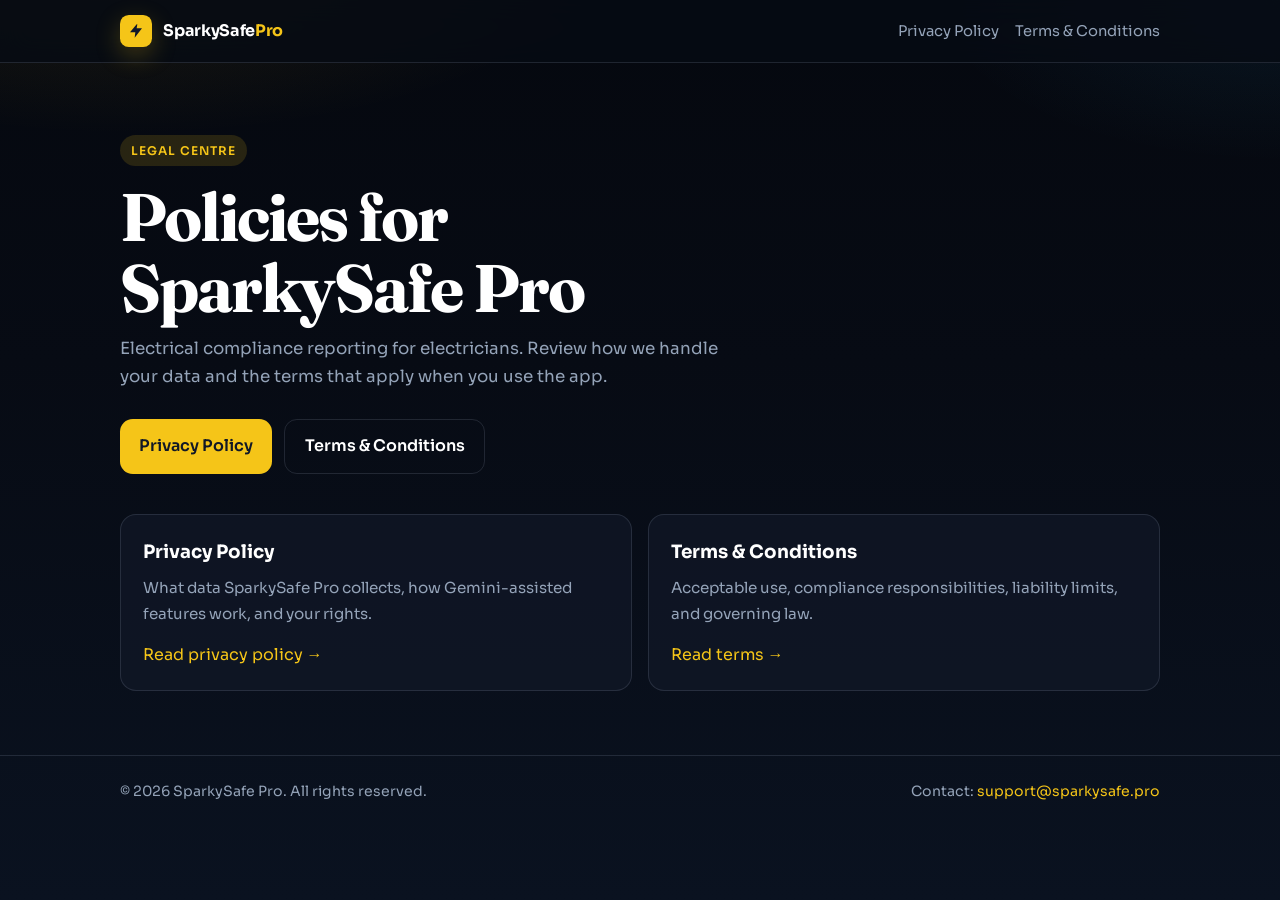
<file: index.html>
<!DOCTYPE html>
<html lang="en-AU">
<head>
  <meta charset="UTF-8" />
  <meta name="viewport" content="width=device-width, initial-scale=1" />
  <title>SparkySafe Pro — Legal</title>
  <meta name="description" content="Privacy Policy and Terms & Conditions for SparkySafe Pro." />
  <link rel="preconnect" href="https://fonts.googleapis.com" />
  <link rel="preconnect" href="https://fonts.gstatic.com" crossorigin />
  <link href="https://fonts.googleapis.com/css2?family=Fraunces:opsz,wght@9..144,600;9..144,700&family=Sora:wght@400;500;600;700&display=swap" rel="stylesheet" />
  <link rel="stylesheet" href="./assets/site.css" />
</head>
<body>
  <header class="site-header">
    <div class="wrap nav">
      <a class="brand" href="./">
        <span class="brand-mark" aria-hidden="true">
          <svg width="16" height="16" viewBox="0 0 24 24" fill="currentColor"><path d="M13 2 3 14h8l-1 8 11-14h-8l1-6z"/></svg>
        </span>
        <span>SparkySafe<span>Pro</span></span>
      </a>
      <nav class="nav-links" aria-label="Legal">
        <a href="./privacy/">Privacy Policy</a>
        <a href="./terms/">Terms &amp; Conditions</a>
      </nav>
    </div>
  </header>

  <main>
    <section class="wrap hero">
      <div class="eyebrow">Legal centre</div>
      <h1>Policies for SparkySafe Pro</h1>
      <p>
        Electrical compliance reporting for electricians. Review how we handle your data
        and the terms that apply when you use the app.
      </p>
      <div class="cta-row">
        <a class="btn btn-primary" href="./privacy/">Privacy Policy</a>
        <a class="btn btn-secondary" href="./terms/">Terms &amp; Conditions</a>
      </div>
    </section>

    <section class="wrap cards" aria-label="Documents">
      <article class="card">
        <h2>Privacy Policy</h2>
        <p>What data SparkySafe Pro collects, how Gemini-assisted features work, and your rights.</p>
        <a href="./privacy/">Read privacy policy →</a>
      </article>
      <article class="card">
        <h2>Terms &amp; Conditions</h2>
        <p>Acceptable use, compliance responsibilities, liability limits, and governing law.</p>
        <a href="./terms/">Read terms →</a>
      </article>
    </section>
  </main>

  <footer class="site-footer">
    <div class="wrap">
      <span>© 2026 SparkySafe Pro. All rights reserved.</span>
      <span>Contact: <a href="mailto:support@sparkysafe.pro">support@sparkysafe.pro</a></span>
    </div>
  </footer>
</body>
</html>
</file>
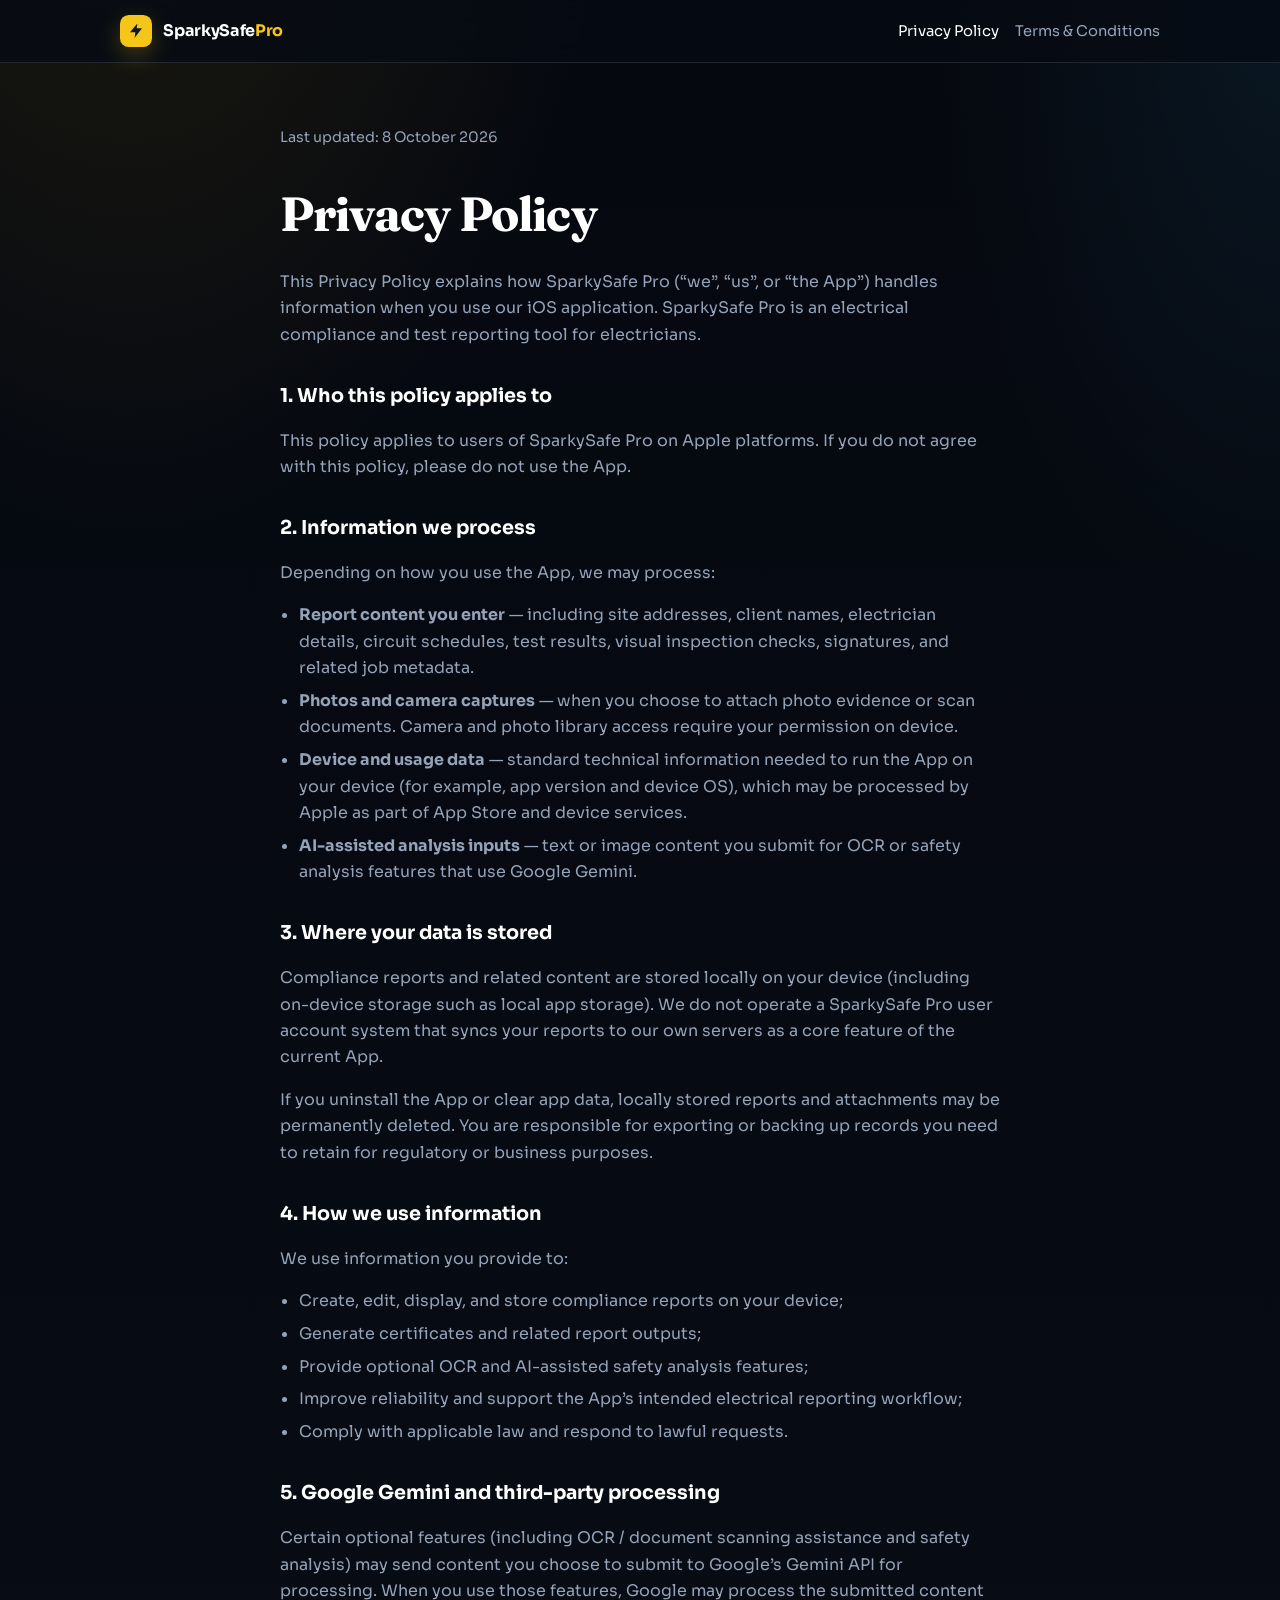
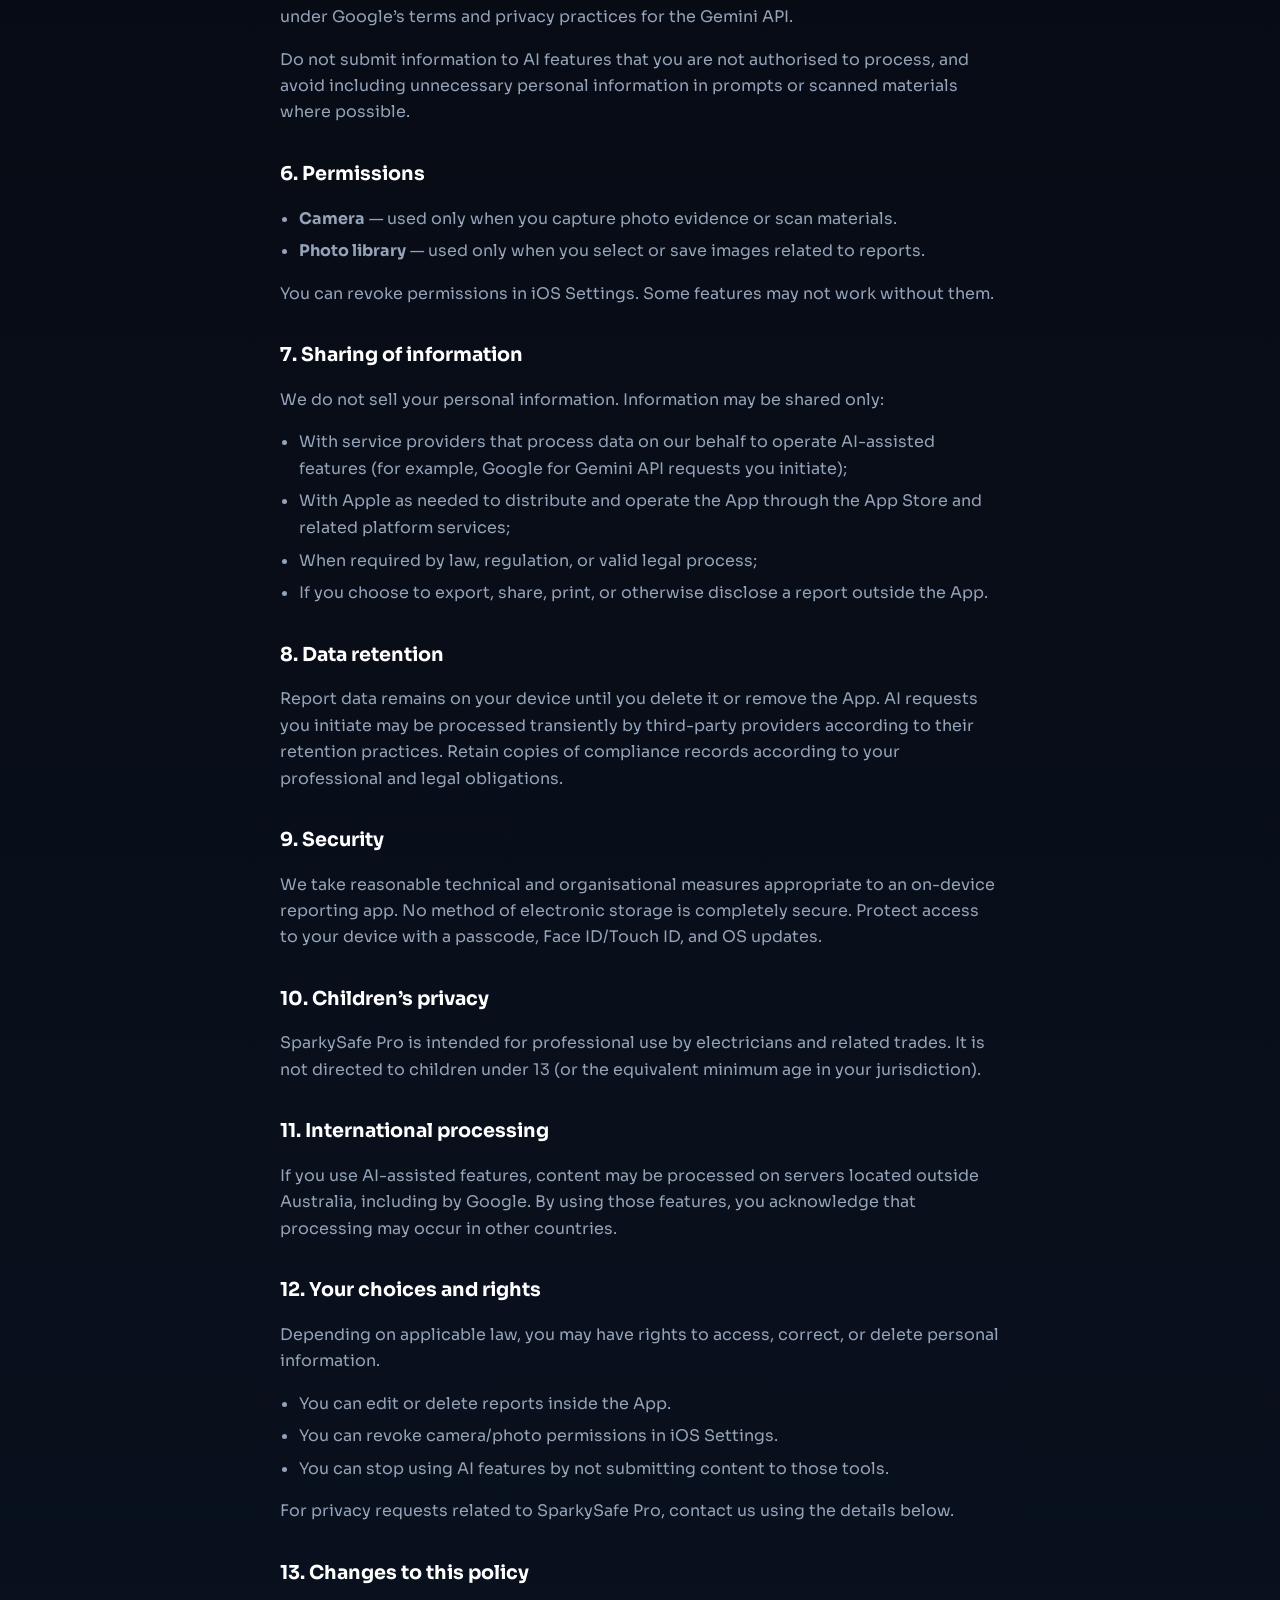
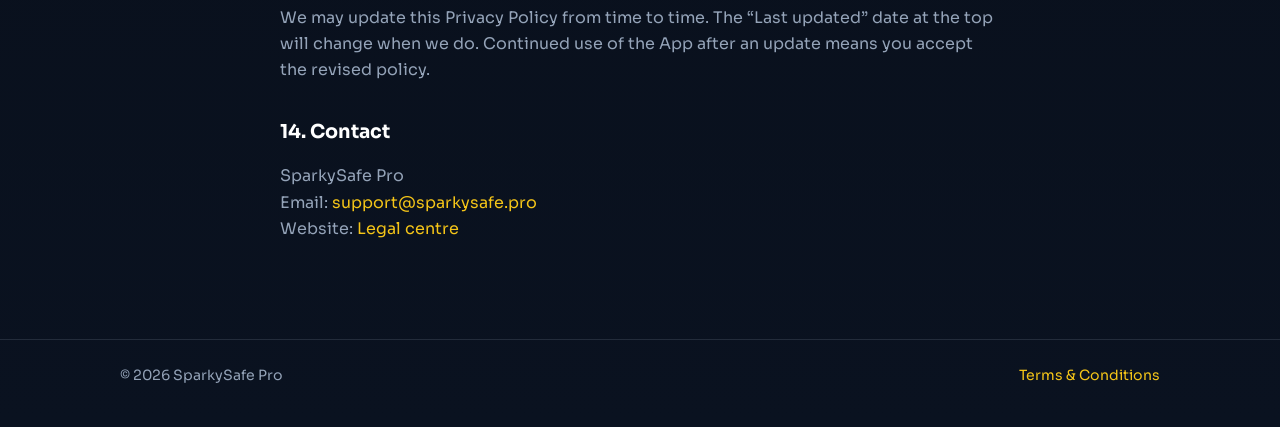
<file: privacy/index.html>
<!DOCTYPE html>
<html lang="en-AU">
<head>
  <meta charset="UTF-8" />
  <meta name="viewport" content="width=device-width, initial-scale=1" />
  <title>Privacy Policy — SparkySafe Pro</title>
  <meta name="description" content="Privacy Policy for SparkySafe Pro." />
  <link rel="preconnect" href="https://fonts.googleapis.com" />
  <link rel="preconnect" href="https://fonts.gstatic.com" crossorigin />
  <link href="https://fonts.googleapis.com/css2?family=Fraunces:opsz,wght@9..144,600;9..144,700&family=Sora:wght@400;500;600;700&display=swap" rel="stylesheet" />
  <link rel="stylesheet" href="../assets/site.css" />
</head>
<body>
  <header class="site-header">
    <div class="wrap nav">
      <a class="brand" href="../">
        <span class="brand-mark" aria-hidden="true">
          <svg width="16" height="16" viewBox="0 0 24 24" fill="currentColor"><path d="M13 2 3 14h8l-1 8 11-14h-8l1-6z"/></svg>
        </span>
        <span>SparkySafe<span>Pro</span></span>
      </a>
      <nav class="nav-links" aria-label="Legal">
        <a href="../privacy/" aria-current="page">Privacy Policy</a>
        <a href="../terms/">Terms &amp; Conditions</a>
      </nav>
    </div>
  </header>

  <main class="legal">
    <p class="legal-meta">Last updated: 8 October 2026</p>
    <h1>Privacy Policy</h1>
    <p>
      This Privacy Policy explains how SparkySafe Pro (“we”, “us”, or “the App”) handles information
      when you use our iOS application. SparkySafe Pro is an electrical compliance and test reporting
      tool for electricians.
    </p>

    <h2>1. Who this policy applies to</h2>
    <p>
      This policy applies to users of SparkySafe Pro on Apple platforms. If you do not agree with this
      policy, please do not use the App.
    </p>

    <h2>2. Information we process</h2>
    <p>Depending on how you use the App, we may process:</p>
    <ul>
      <li><strong>Report content you enter</strong> — including site addresses, client names, electrician details, circuit schedules, test results, visual inspection checks, signatures, and related job metadata.</li>
      <li><strong>Photos and camera captures</strong> — when you choose to attach photo evidence or scan documents. Camera and photo library access require your permission on device.</li>
      <li><strong>Device and usage data</strong> — standard technical information needed to run the App on your device (for example, app version and device OS), which may be processed by Apple as part of App Store and device services.</li>
      <li><strong>AI-assisted analysis inputs</strong> — text or image content you submit for OCR or safety analysis features that use Google Gemini.</li>
    </ul>

    <h2>3. Where your data is stored</h2>
    <p>
      Compliance reports and related content are stored locally on your device (including on-device storage
      such as local app storage). We do not operate a SparkySafe Pro user account system that syncs your
      reports to our own servers as a core feature of the current App.
    </p>
    <p>
      If you uninstall the App or clear app data, locally stored reports and attachments may be permanently deleted.
      You are responsible for exporting or backing up records you need to retain for regulatory or business purposes.
    </p>

    <h2>4. How we use information</h2>
    <p>We use information you provide to:</p>
    <ul>
      <li>Create, edit, display, and store compliance reports on your device;</li>
      <li>Generate certificates and related report outputs;</li>
      <li>Provide optional OCR and AI-assisted safety analysis features;</li>
      <li>Improve reliability and support the App’s intended electrical reporting workflow;</li>
      <li>Comply with applicable law and respond to lawful requests.</li>
    </ul>

    <h2>5. Google Gemini and third-party processing</h2>
    <p>
      Certain optional features (including OCR / document scanning assistance and safety analysis) may send
      content you choose to submit to Google’s Gemini API for processing. When you use those features,
      Google may process the submitted content under Google’s terms and privacy practices for the Gemini API.
    </p>
    <p>
      Do not submit information to AI features that you are not authorised to process, and avoid including
      unnecessary personal information in prompts or scanned materials where possible.
    </p>

    <h2>6. Permissions</h2>
    <ul>
      <li><strong>Camera</strong> — used only when you capture photo evidence or scan materials.</li>
      <li><strong>Photo library</strong> — used only when you select or save images related to reports.</li>
    </ul>
    <p>You can revoke permissions in iOS Settings. Some features may not work without them.</p>

    <h2>7. Sharing of information</h2>
    <p>We do not sell your personal information. Information may be shared only:</p>
    <ul>
      <li>With service providers that process data on our behalf to operate AI-assisted features (for example, Google for Gemini API requests you initiate);</li>
      <li>With Apple as needed to distribute and operate the App through the App Store and related platform services;</li>
      <li>When required by law, regulation, or valid legal process;</li>
      <li>If you choose to export, share, print, or otherwise disclose a report outside the App.</li>
    </ul>

    <h2>8. Data retention</h2>
    <p>
      Report data remains on your device until you delete it or remove the App. AI requests you initiate may
      be processed transiently by third-party providers according to their retention practices. Retain copies
      of compliance records according to your professional and legal obligations.
    </p>

    <h2>9. Security</h2>
    <p>
      We take reasonable technical and organisational measures appropriate to an on-device reporting app.
      No method of electronic storage is completely secure. Protect access to your device with a passcode,
      Face ID/Touch ID, and OS updates.
    </p>

    <h2>10. Children’s privacy</h2>
    <p>
      SparkySafe Pro is intended for professional use by electricians and related trades. It is not directed
      to children under 13 (or the equivalent minimum age in your jurisdiction).
    </p>

    <h2>11. International processing</h2>
    <p>
      If you use AI-assisted features, content may be processed on servers located outside Australia,
      including by Google. By using those features, you acknowledge that processing may occur in other countries.
    </p>

    <h2>12. Your choices and rights</h2>
    <p>Depending on applicable law, you may have rights to access, correct, or delete personal information.</p>
    <ul>
      <li>You can edit or delete reports inside the App.</li>
      <li>You can revoke camera/photo permissions in iOS Settings.</li>
      <li>You can stop using AI features by not submitting content to those tools.</li>
    </ul>
    <p>For privacy requests related to SparkySafe Pro, contact us using the details below.</p>

    <h2>13. Changes to this policy</h2>
    <p>
      We may update this Privacy Policy from time to time. The “Last updated” date at the top will change when
      we do. Continued use of the App after an update means you accept the revised policy.
    </p>

    <h2>14. Contact</h2>
    <p>
      SparkySafe Pro<br />
      Email: <a href="mailto:support@sparkysafe.pro">support@sparkysafe.pro</a><br />
      Website: <a href="../">Legal centre</a>
    </p>
  </main>

  <footer class="site-footer">
    <div class="wrap">
      <span>© 2026 SparkySafe Pro</span>
      <span><a href="../terms/">Terms &amp; Conditions</a></span>
    </div>
  </footer>
</body>
</html>
</file>
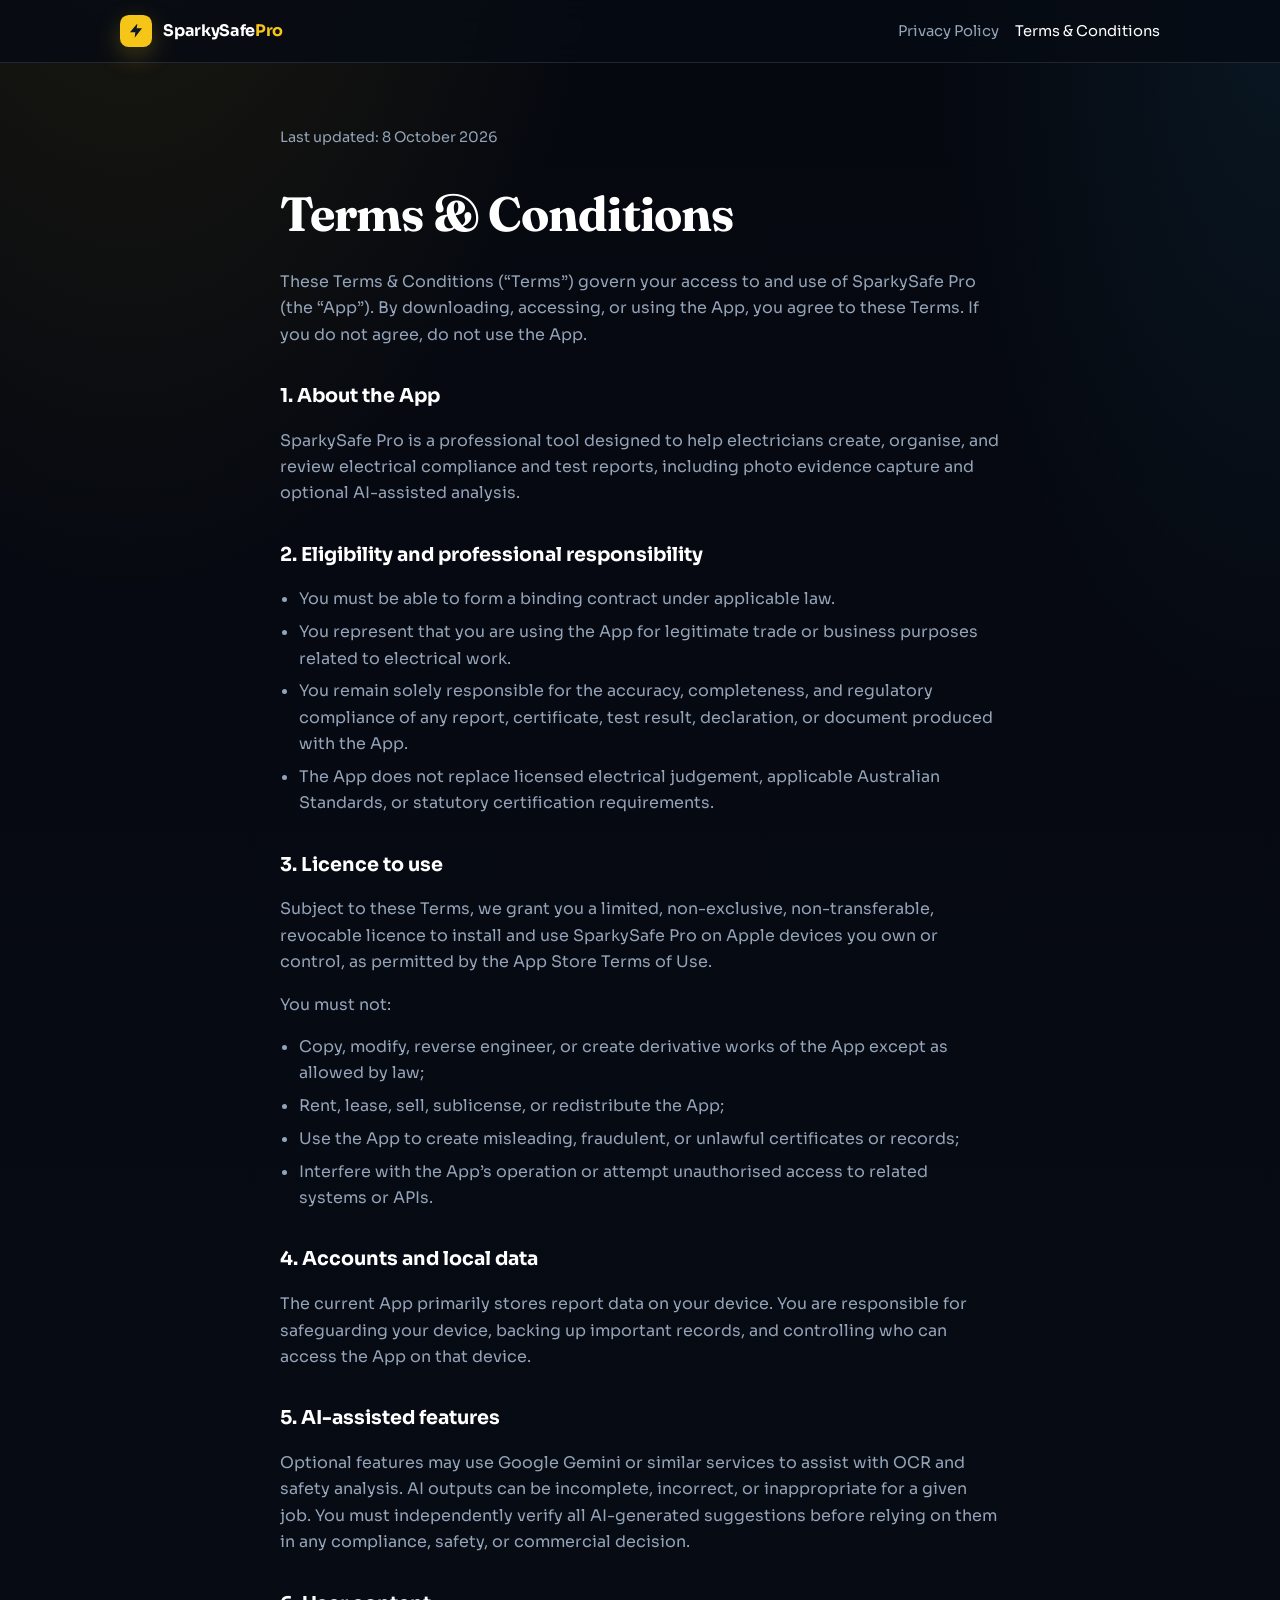
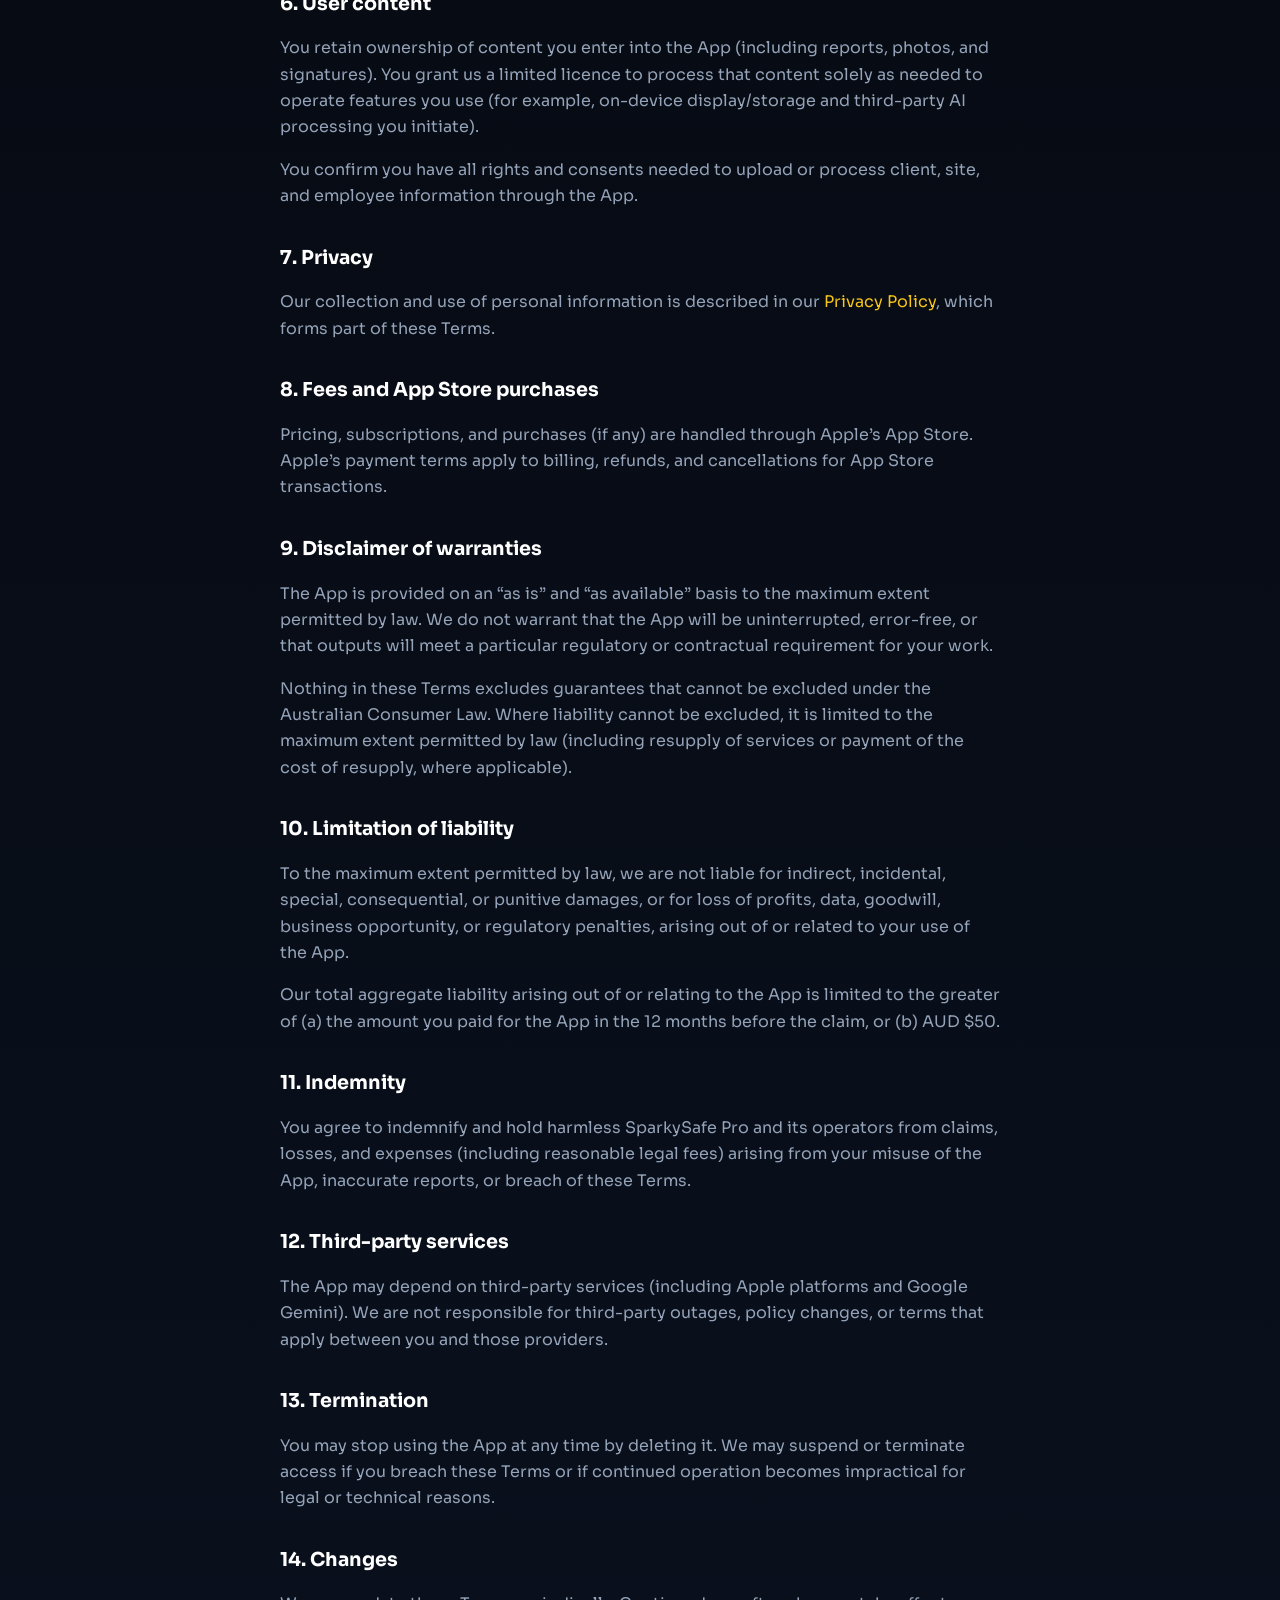
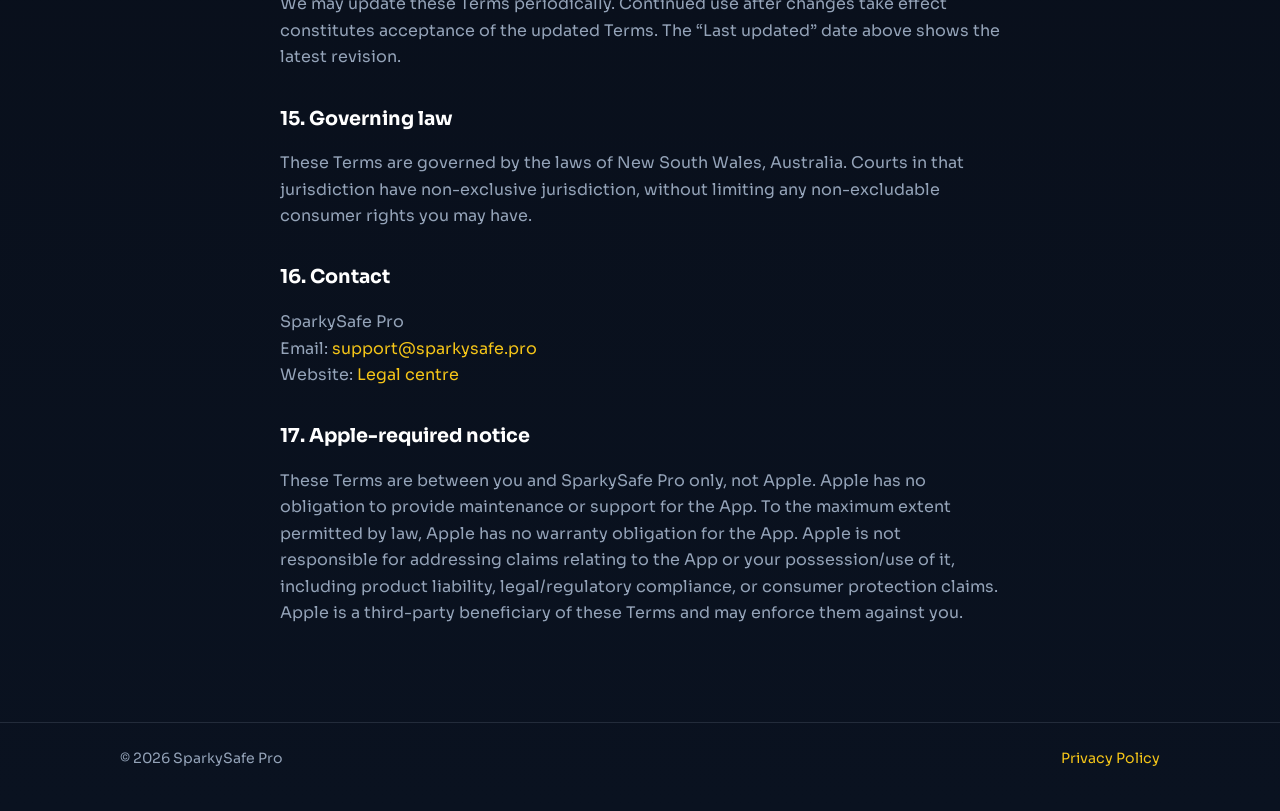
<file: terms/index.html>
<!DOCTYPE html>
<html lang="en-AU">
<head>
  <meta charset="UTF-8" />
  <meta name="viewport" content="width=device-width, initial-scale=1" />
  <title>Terms &amp; Conditions — SparkySafe Pro</title>
  <meta name="description" content="Terms and Conditions for SparkySafe Pro." />
  <link rel="preconnect" href="https://fonts.googleapis.com" />
  <link rel="preconnect" href="https://fonts.gstatic.com" crossorigin />
  <link href="https://fonts.googleapis.com/css2?family=Fraunces:opsz,wght@9..144,600;9..144,700&family=Sora:wght@400;500;600;700&display=swap" rel="stylesheet" />
  <link rel="stylesheet" href="../assets/site.css" />
</head>
<body>
  <header class="site-header">
    <div class="wrap nav">
      <a class="brand" href="../">
        <span class="brand-mark" aria-hidden="true">
          <svg width="16" height="16" viewBox="0 0 24 24" fill="currentColor"><path d="M13 2 3 14h8l-1 8 11-14h-8l1-6z"/></svg>
        </span>
        <span>SparkySafe<span>Pro</span></span>
      </a>
      <nav class="nav-links" aria-label="Legal">
        <a href="../privacy/">Privacy Policy</a>
        <a href="../terms/" aria-current="page">Terms &amp; Conditions</a>
      </nav>
    </div>
  </header>

  <main class="legal">
    <p class="legal-meta">Last updated: 8 October 2026</p>
    <h1>Terms &amp; Conditions</h1>
    <p>
      These Terms &amp; Conditions (“Terms”) govern your access to and use of SparkySafe Pro (the “App”).
      By downloading, accessing, or using the App, you agree to these Terms. If you do not agree, do not use the App.
    </p>

    <h2>1. About the App</h2>
    <p>
      SparkySafe Pro is a professional tool designed to help electricians create, organise, and review
      electrical compliance and test reports, including photo evidence capture and optional AI-assisted analysis.
    </p>

    <h2>2. Eligibility and professional responsibility</h2>
    <ul>
      <li>You must be able to form a binding contract under applicable law.</li>
      <li>You represent that you are using the App for legitimate trade or business purposes related to electrical work.</li>
      <li>You remain solely responsible for the accuracy, completeness, and regulatory compliance of any report, certificate, test result, declaration, or document produced with the App.</li>
      <li>The App does not replace licensed electrical judgement, applicable Australian Standards, or statutory certification requirements.</li>
    </ul>

    <h2>3. Licence to use</h2>
    <p>
      Subject to these Terms, we grant you a limited, non-exclusive, non-transferable, revocable licence to
      install and use SparkySafe Pro on Apple devices you own or control, as permitted by the App Store Terms of Use.
    </p>
    <p>You must not:</p>
    <ul>
      <li>Copy, modify, reverse engineer, or create derivative works of the App except as allowed by law;</li>
      <li>Rent, lease, sell, sublicense, or redistribute the App;</li>
      <li>Use the App to create misleading, fraudulent, or unlawful certificates or records;</li>
      <li>Interfere with the App’s operation or attempt unauthorised access to related systems or APIs.</li>
    </ul>

    <h2>4. Accounts and local data</h2>
    <p>
      The current App primarily stores report data on your device. You are responsible for safeguarding your device,
      backing up important records, and controlling who can access the App on that device.
    </p>

    <h2>5. AI-assisted features</h2>
    <p>
      Optional features may use Google Gemini or similar services to assist with OCR and safety analysis.
      AI outputs can be incomplete, incorrect, or inappropriate for a given job. You must independently verify
      all AI-generated suggestions before relying on them in any compliance, safety, or commercial decision.
    </p>

    <h2>6. User content</h2>
    <p>
      You retain ownership of content you enter into the App (including reports, photos, and signatures).
      You grant us a limited licence to process that content solely as needed to operate features you use
      (for example, on-device display/storage and third-party AI processing you initiate).
    </p>
    <p>
      You confirm you have all rights and consents needed to upload or process client, site, and employee information
      through the App.
    </p>

    <h2>7. Privacy</h2>
    <p>
      Our collection and use of personal information is described in our
      <a href="../privacy/">Privacy Policy</a>, which forms part of these Terms.
    </p>

    <h2>8. Fees and App Store purchases</h2>
    <p>
      Pricing, subscriptions, and purchases (if any) are handled through Apple’s App Store. Apple’s payment terms
      apply to billing, refunds, and cancellations for App Store transactions.
    </p>

    <h2>9. Disclaimer of warranties</h2>
    <p>
      The App is provided on an “as is” and “as available” basis to the maximum extent permitted by law.
      We do not warrant that the App will be uninterrupted, error-free, or that outputs will meet a particular
      regulatory or contractual requirement for your work.
    </p>
    <p>
      Nothing in these Terms excludes guarantees that cannot be excluded under the Australian Consumer Law.
      Where liability cannot be excluded, it is limited to the maximum extent permitted by law (including resupply
      of services or payment of the cost of resupply, where applicable).
    </p>

    <h2>10. Limitation of liability</h2>
    <p>
      To the maximum extent permitted by law, we are not liable for indirect, incidental, special, consequential,
      or punitive damages, or for loss of profits, data, goodwill, business opportunity, or regulatory penalties,
      arising out of or related to your use of the App.
    </p>
    <p>
      Our total aggregate liability arising out of or relating to the App is limited to the greater of
      (a) the amount you paid for the App in the 12 months before the claim, or (b) AUD $50.
    </p>

    <h2>11. Indemnity</h2>
    <p>
      You agree to indemnify and hold harmless SparkySafe Pro and its operators from claims, losses, and expenses
      (including reasonable legal fees) arising from your misuse of the App, inaccurate reports, or breach of these Terms.
    </p>

    <h2>12. Third-party services</h2>
    <p>
      The App may depend on third-party services (including Apple platforms and Google Gemini). We are not responsible
      for third-party outages, policy changes, or terms that apply between you and those providers.
    </p>

    <h2>13. Termination</h2>
    <p>
      You may stop using the App at any time by deleting it. We may suspend or terminate access if you breach these Terms
      or if continued operation becomes impractical for legal or technical reasons.
    </p>

    <h2>14. Changes</h2>
    <p>
      We may update these Terms periodically. Continued use after changes take effect constitutes acceptance of the updated Terms.
      The “Last updated” date above shows the latest revision.
    </p>

    <h2>15. Governing law</h2>
    <p>
      These Terms are governed by the laws of New South Wales, Australia. Courts in that jurisdiction have non-exclusive jurisdiction,
      without limiting any non-excludable consumer rights you may have.
    </p>

    <h2>16. Contact</h2>
    <p>
      SparkySafe Pro<br />
      Email: <a href="mailto:support@sparkysafe.pro">support@sparkysafe.pro</a><br />
      Website: <a href="../">Legal centre</a>
    </p>

    <h2>17. Apple-required notice</h2>
    <p>
      These Terms are between you and SparkySafe Pro only, not Apple. Apple has no obligation to provide maintenance
      or support for the App. To the maximum extent permitted by law, Apple has no warranty obligation for the App.
      Apple is not responsible for addressing claims relating to the App or your possession/use of it, including product
      liability, legal/regulatory compliance, or consumer protection claims. Apple is a third-party beneficiary of these Terms
      and may enforce them against you.
    </p>
  </main>

  <footer class="site-footer">
    <div class="wrap">
      <span>© 2026 SparkySafe Pro</span>
      <span><a href="../privacy/">Privacy Policy</a></span>
    </div>
  </footer>
</body>
</html>
</file>
<file: assets/site.css>
:root {
  --bg: #070b14;
  --bg-elevated: #0f172a;
  --panel: #111827;
  --line: rgba(148, 163, 184, 0.18);
  --text: #e2e8f0;
  --muted: #94a3b8;
  --yellow: #f5c518;
  --yellow-soft: rgba(245, 197, 24, 0.14);
  --white: #ffffff;
  --max: 720px;
}

* { box-sizing: border-box; }

html { scroll-behavior: smooth; }

body {
  margin: 0;
  min-height: 100vh;
  color: var(--text);
  background:
    radial-gradient(ellipse 80% 50% at 10% -10%, rgba(245, 197, 24, 0.12), transparent 50%),
    radial-gradient(ellipse 60% 40% at 100% 0%, rgba(56, 189, 248, 0.08), transparent 45%),
    linear-gradient(180deg, #05080f 0%, var(--bg) 40%, #0a1220 100%);
  font-family: "Sora", "Segoe UI", sans-serif;
  line-height: 1.65;
}

a { color: var(--yellow); text-decoration: none; }
a:hover { text-decoration: underline; }

.wrap {
  width: min(100% - 2rem, 1040px);
  margin: 0 auto;
}

.site-header {
  position: sticky;
  top: 0;
  z-index: 20;
  backdrop-filter: blur(14px);
  background: rgba(7, 11, 20, 0.82);
  border-bottom: 1px solid var(--line);
}

.nav {
  display: flex;
  align-items: center;
  justify-content: space-between;
  gap: 1rem;
  padding: 0.95rem 0;
}

.brand {
  display: inline-flex;
  align-items: center;
  gap: 0.7rem;
  color: var(--white);
  text-decoration: none;
  font-weight: 700;
  letter-spacing: -0.02em;
}

.brand:hover { text-decoration: none; }

.brand-mark {
  width: 2rem;
  height: 2rem;
  border-radius: 0.55rem;
  background: var(--yellow);
  color: #0f172a;
  display: grid;
  place-items: center;
  box-shadow: 0 8px 24px rgba(245, 197, 24, 0.25);
}

.brand span span { color: var(--yellow); }

.nav-links {
  display: flex;
  flex-wrap: wrap;
  gap: 0.35rem 1rem;
  font-size: 0.92rem;
}

.nav-links a { color: var(--muted); text-decoration: none; }
.nav-links a:hover,
.nav-links a[aria-current="page"] { color: var(--white); }

.hero {
  padding: 4.5rem 0 2.5rem;
}

.eyebrow {
  display: inline-flex;
  align-items: center;
  gap: 0.4rem;
  padding: 0.35rem 0.7rem;
  border-radius: 999px;
  background: var(--yellow-soft);
  color: var(--yellow);
  font-size: 0.75rem;
  font-weight: 600;
  letter-spacing: 0.08em;
  text-transform: uppercase;
}

.hero h1 {
  margin: 1rem 0 0.75rem;
  max-width: 14ch;
  font-family: "Fraunces", Georgia, serif;
  font-size: clamp(2.4rem, 6vw, 4.2rem);
  line-height: 1.05;
  letter-spacing: -0.03em;
  color: var(--white);
}

.hero p {
  margin: 0;
  max-width: 38rem;
  color: var(--muted);
  font-size: 1.05rem;
}

.cta-row {
  display: flex;
  flex-wrap: wrap;
  gap: 0.75rem;
  margin-top: 1.75rem;
}

.btn {
  display: inline-flex;
  align-items: center;
  justify-content: center;
  padding: 0.85rem 1.2rem;
  border-radius: 0.8rem;
  font-weight: 600;
  text-decoration: none;
  transition: transform 0.15s ease, background 0.15s ease;
}

.btn:hover { transform: translateY(-1px); text-decoration: none; }

.btn-primary {
  background: var(--yellow);
  color: #111827;
}

.btn-secondary {
  background: transparent;
  color: var(--white);
  border: 1px solid var(--line);
}

.cards {
  display: grid;
  grid-template-columns: repeat(auto-fit, minmax(240px, 1fr));
  gap: 1rem;
  padding-bottom: 4rem;
}

.card {
  padding: 1.35rem;
  border: 1px solid var(--line);
  border-radius: 1rem;
  background: rgba(17, 24, 39, 0.72);
}

.card h2 {
  margin: 0 0 0.5rem;
  font-size: 1.15rem;
  color: var(--white);
}

.card p {
  margin: 0 0 1rem;
  color: var(--muted);
  font-size: 0.95rem;
}

.legal {
  width: min(100% - 2rem, var(--max));
  margin: 0 auto;
  padding: 3rem 0 5rem;
}

.legal-meta {
  color: var(--muted);
  font-size: 0.9rem;
  margin-bottom: 1.5rem;
}

.legal h1 {
  margin: 0 0 1rem;
  font-family: "Fraunces", Georgia, serif;
  font-size: clamp(2rem, 4vw, 3rem);
  letter-spacing: -0.02em;
  color: var(--white);
}

.legal h2 {
  margin: 2rem 0 0.75rem;
  font-size: 1.2rem;
  color: var(--white);
}

.legal p,
.legal li {
  color: var(--muted);
}

.legal ul {
  padding-left: 1.2rem;
}

.legal li + li { margin-top: 0.4rem; }

.site-footer {
  border-top: 1px solid var(--line);
  padding: 1.5rem 0 2.5rem;
  color: var(--muted);
  font-size: 0.88rem;
}

.site-footer .wrap {
  display: flex;
  flex-wrap: wrap;
  gap: 0.75rem 1.25rem;
  justify-content: space-between;
}

@media (max-width: 640px) {
  .nav { align-items: flex-start; flex-direction: column; }
  .hero { padding-top: 3rem; }
}
</file>
